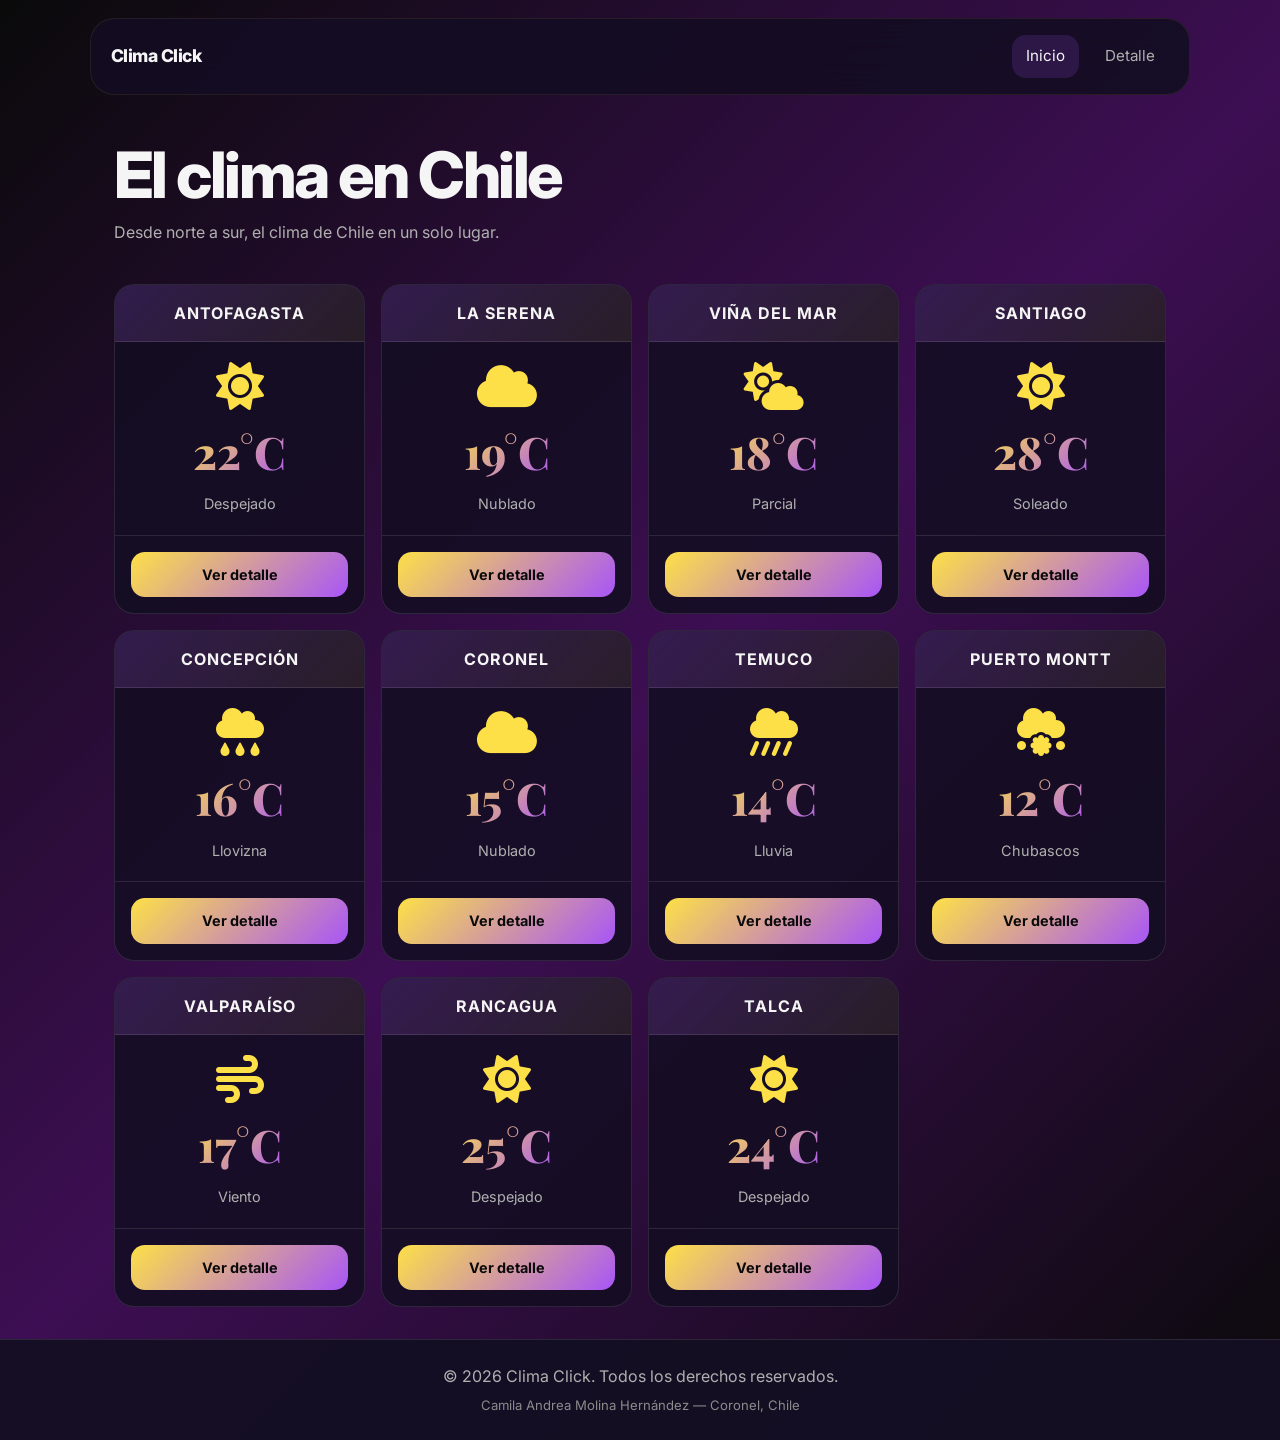
<file: index.html>
<!DOCTYPE html>
<html lang="es">
<head>
    <meta charset="UTF-8">
    <meta name="viewport" content="width=device-width, initial-scale=1.0">
    <title>Clima Click | Pronóstico en un toque</title>
    <link href="https://fonts.googleapis.com/css2?family=Inter:wght@300;400;600;700&family=Playfair+Display:wght@400;700;800&display=swap" rel="stylesheet">
    <link rel="stylesheet" href="https://cdnjs.cloudflare.com/ajax/libs/font-awesome/6.4.0/css/all.min.css">
    <link rel="stylesheet" href="./css/main.css">
</head>
<body class="weather-app">

    <nav class="navbar">
        <a href="index.html" class="brand">
            <span class="brand-name">Clima Click</span>
        </a>
        <div class="nav-links">
            <a href="index.html" class="nav-link active">Inicio</a>
            <a href="detalle.html" class="nav-link">Detalle</a>
        </div>
    </nav>

    <main class="weather-app__content container">

        <div class="hero">
            <h1 class="hero-title">El clima en Chile</h1>
            <p class="hero-sub">Desde  norte a sur, el clima de Chile en un solo lugar.</p>
        </div>

        <section id="contenedor-clima" class="cities-grid"></section>

    </main>

    <footer class="weather-app__footer">
        <div class="container">
            <p>&copy; 2026 Clima Click. Todos los derechos reservados.</p>
            <small>Camila Andrea Molina Hernández — Coronel, Chile</small>
        </div>
    </footer>

    <script src="./assets/js/datos.js"></script>
    <script src="./assets/js/script.js"></script>
</body>
</html>
</file>
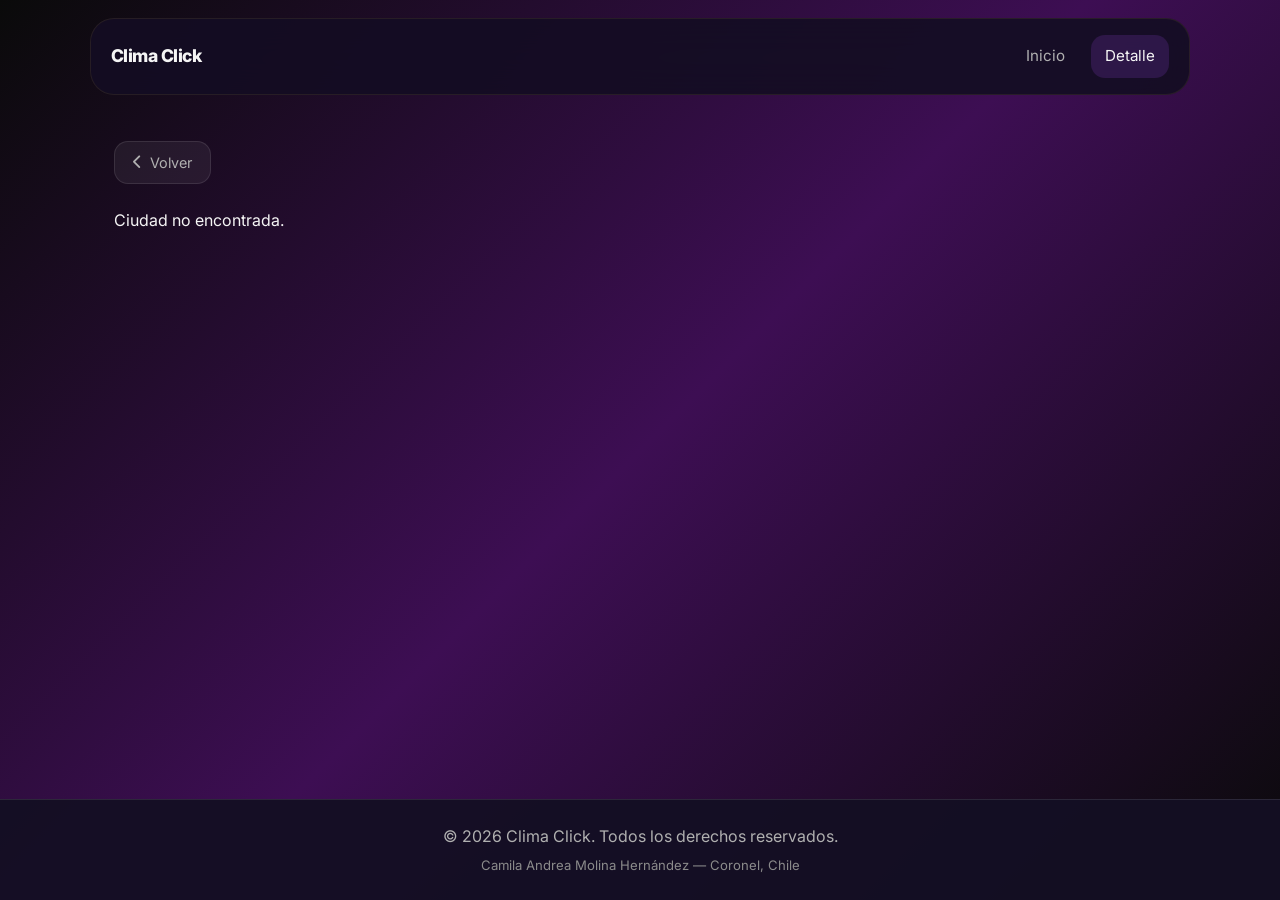
<file: detalle.html>
<!DOCTYPE html>
<html lang="es">
<head>
    <meta charset="UTF-8">
    <meta name="viewport" content="width=device-width, initial-scale=1.0">
    <title>Detalle | Clima Click</title>
    <link href="https://fonts.googleapis.com/css2?family=Inter:wght@300;400;600;700&family=Playfair+Display:wght@400;700;800&display=swap" rel="stylesheet">
    <link rel="stylesheet" href="https://cdnjs.cloudflare.com/ajax/libs/font-awesome/6.4.0/css/all.min.css">
    <link rel="stylesheet" href="./css/main.css">
</head>
<body class="weather-app">

    <nav class="navbar">
        <a href="index.html" class="brand">
            <span class="brand-name">Clima Click</span>
        </a>
        <div class="nav-links">
            <a href="index.html" class="nav-link">Inicio</a>
            <a href="detalle.html" class="nav-link active">Detalle</a>
        </div>
    </nav>

    <main class="weather-app__content container">

        <button onclick="history.back()" class="btn-back">
            <i class="fas fa-chevron-left"></i> Volver
        </button>

        <div id="detalle-container"></div>

    </main>

    <footer class="weather-app__footer">
        <div class="container">
            <p>&copy; 2026 Clima Click. Todos los derechos reservados.</p>
            <small>Camila Andrea Molina Hernández — Coronel, Chile</small>
        </div>
    </footer>

    <script src="./assets/js/datos.js"></script>
    <script src="./assets/js/script.js"></script>
</body>
</html>
</file>
<file: css/main.css>
/* =============================================
   MÓDULO 4 — Clima Click
   Estilos con diseño oscuro/morado del Módulo 7
   Autora: Camila Andrea Molina Hernández
   ============================================= */

:root {
  --bg1: #0a0a0a;
  --bg2: #1a1a1a;
  --glass: rgba(255,255,255,0.06);
  --glass-strong: rgba(255,255,255,0.14);
  --primary: #fde047;
  --secondary: #a855f7;
  --accent: #9333ea;
  --text: #f5f5f5;
  --text2: #b0b0b0;
  --text3: #8b8b8b;
  --border: rgba(255,255,255,0.1);
  --surface: rgba(20, 14, 35, 0.88);
  --surface2: rgba(20, 14, 35, 0.65);
  --error: #fb7185;
  --gold: #fde047;
  --radius: 20px;
  --radius-sm: 14px;
}

* { margin: 0; padding: 0; box-sizing: border-box; }
html { scroll-behavior: smooth; }

body {
  font-family: 'Inter', sans-serif;
  color: var(--text);
  background: linear-gradient(135deg, #0a0a0a 0%, #3d0e53 50%, #0a0a0a 100%);
  min-height: 100vh;
  line-height: 1.5;
}

a { color: inherit; text-decoration: none; }
button { cursor: pointer; border: none; outline: none; font: inherit; }

/* ── LAYOUT ── */
.weather-app {
  display: flex;
  flex-direction: column;
  min-height: 100vh;
}

.container {
  max-width: 1100px;
  width: 100%;
  margin: 0 auto;
  padding: 0 24px;
}

.weather-app__content {
  flex: 1;
  padding: 32px 24px;
  max-width: 1100px;
  margin: 0 auto;
  width: 100%;
}

/* ── NAVBAR ── */
.navbar {
  position: sticky;
  top: 18px;
  z-index: 10;
  margin: 16px auto;
  max-width: 1100px;
  width: calc(100% - 32px);
  display: flex;
  justify-content: space-between;
  align-items: center;
  gap: 16px;
  padding: 16px 20px;
  border-radius: 24px;
  background: rgba(20, 14, 35, 0.92);
  backdrop-filter: blur(18px);
  border: 1px solid rgba(253,224,71,0.08);
}

.brand-name {
  font-weight: 800;
  font-size: 1.1rem;
  letter-spacing: -0.03em;
}

.nav-links { display: flex; gap: 12px; }

.nav-link {
  color: var(--text2);
  padding: 10px 14px;
  border-radius: 14px;
  transition: all 0.2s;
  font-size: 0.95rem;
}

.nav-link:hover, .nav-link.active {
  background: rgba(168,85,247,0.16);
  color: var(--text);
}

/* ── HERO ── */
.hero {
  margin-bottom: 40px;
  display: flex;
  flex-direction: column;
  gap: 12px;
}

.hero-title {
  font-size: clamp(2.4rem, 5vw, 4rem);
  line-height: 1.05;
  letter-spacing: -0.04em;
  font-weight: 800;
}

.hero-sub {
  color: var(--text2);
  font-size: 1rem;
  max-width: 600px;
}

/* ── GRID DE CIUDADES ── */
.cities-grid {
  display: grid;
  grid-template-columns: repeat(auto-fill, minmax(200px, 1fr));
  gap: 16px;
}

/* ── PLACE CARD ── */
.place-card {
  background: var(--surface);
  border: 1.5px solid var(--border);
  border-radius: var(--radius);
  overflow: hidden;
  display: flex;
  flex-direction: column;
  height: 100%;
  transition: transform 0.25s ease, box-shadow 0.25s ease;
}

.place-card:hover {
  transform: translateY(-6px);
  box-shadow: 0 24px 80px rgba(147,51,234,0.18);
}

.place-card__header {
  background: linear-gradient(135deg, rgba(168,85,247,0.2), rgba(253,224,71,0.08));
  padding: 16px;
  text-align: center;
  border-bottom: 1px solid var(--border);
}

.place-card__title {
  font-size: 1rem;
  font-weight: 700;
  text-transform: uppercase;
  letter-spacing: 1px;
  color: var(--text);
}

.place-card__body {
  padding: 20px 16px;
  text-align: center;
  flex-grow: 1;
  display: flex;
  flex-direction: column;
  align-items: center;
  gap: 8px;
}

.place-card__body i {
  color: var(--primary);
}

.place-card__temp {
  font-family: 'Playfair Display', serif;
  font-size: 2.8rem;
  font-weight: 800;
  background: linear-gradient(135deg, var(--primary), var(--secondary));
  -webkit-background-clip: text;
  background-clip: text;
  color: transparent;
}

.place-card__status {
  color: var(--text2);
  font-size: 0.9rem;
  text-transform: capitalize;
}

.place-card__footer {
  padding: 16px;
  border-top: 1px solid var(--border);
}

/* ── BOTONES ── */
.btn-primary {
  display: block;
  width: 100%;
  padding: 12px;
  text-align: center;
  border-radius: 14px;
  background: linear-gradient(135deg, var(--primary), var(--secondary));
  color: #0a0a0a;
  font-weight: 700;
  font-size: 0.9rem;
  transition: opacity 0.2s, transform 0.2s;
}

.btn-primary:hover {
  opacity: 0.9;
  transform: translateY(-1px);
}

.w-100 { width: 100%; }

.btn-back {
  background: rgba(255,255,255,0.06);
  border: 1px solid var(--border);
  color: var(--text2);
  padding: 10px 18px;
  border-radius: 14px;
  font-size: 0.9rem;
  margin-bottom: 24px;
  display: inline-flex;
  align-items: center;
  gap: 8px;
  transition: all 0.2s;
}

.btn-back:hover {
  color: var(--text);
  background: rgba(168,85,247,0.16);
}

/* ── DETALLE ── */
.detail-card {
  background: var(--surface);
  border: 1.5px solid var(--border);
  border-radius: var(--radius);
  padding: 36px;
  display: flex;
  flex-direction: column;
  gap: 32px;
  max-width: 720px;
  box-shadow: 0 4px 20px rgba(168,85,247,0.12);
}

.detail-header {
  display: flex;
  align-items: center;
  gap: 20px;
  flex-wrap: wrap;
}

.detail-icon i { color: var(--primary); }
.detail-city { font-size: 2rem; font-weight: 800; }
.detail-desc { color: var(--text2); margin-top: 4px; }

.detail-temp {
  margin-left: auto;
  font-family: 'Playfair Display', serif;
  font-size: 3.5rem;
  font-weight: 800;
  background: linear-gradient(135deg, var(--primary), var(--secondary));
  -webkit-background-clip: text;
  background-clip: text;
  color: transparent;
}

/* ── PRONÓSTICO ── */
.section-title {
  font-size: 1.1rem;
  font-weight: 700;
  margin-bottom: 16px;
  color: var(--text);
}

.pronostico-list {
  display: flex;
  flex-direction: column;
  gap: 8px;
}

.pronostico-row {
  display: flex;
  align-items: center;
  gap: 16px;
  padding: 12px 16px;
  background: var(--surface2);
  border-radius: var(--radius-sm);
  border: 1px solid var(--border);
}

.pro-dia {
  min-width: 100px;
  font-weight: 600;
  color: var(--text);
}

.pro-icono { color: var(--primary); font-size: 1.1rem; }

.pro-estado {
  flex: 1;
  color: var(--text2);
  font-size: 0.9rem;
}

.pro-temps { font-weight: 600; }
.pro-min { color: var(--text2); }
.pro-max { color: var(--primary); }

/* ── ESTADÍSTICAS ── */
.stats-grid {
  display: grid;
  grid-template-columns: repeat(3, 1fr);
  gap: 14px;
  margin-bottom: 24px;
}

.stat-card {
  display: flex;
  flex-direction: column;
  align-items: center;
  gap: 6px;
  padding: 20px;
  background: var(--surface2);
  border-radius: var(--radius-sm);
  border: 1px solid rgba(253,224,71,0.1);
}

.stat-label {
  font-size: 0.78rem;
  text-transform: uppercase;
  letter-spacing: 0.08em;
  color: var(--text3);
}

.stat-value {
  font-family: 'Playfair Display', serif;
  font-size: 2rem;
  font-weight: 800;
  color: var(--primary);
}

.conteo-title {
  font-size: 0.95rem;
  font-weight: 600;
  color: var(--text2);
  margin-bottom: 12px;
}

.conteo-grid {
  display: flex;
  flex-wrap: wrap;
  gap: 10px;
  margin-bottom: 20px;
}

.conteo-item {
  display: flex;
  align-items: center;
  gap: 8px;
  padding: 8px 14px;
  background: rgba(168,85,247,0.12);
  border: 1px solid rgba(168,85,247,0.2);
  border-radius: 30px;
  font-size: 0.88rem;
  color: var(--text);
}

.conteo-item i { color: var(--primary); }
.conteo-item strong { color: var(--primary); }

.resumen-box {
  padding: 20px;
  background: rgba(253,224,71,0.06);
  border: 1px solid rgba(253,224,71,0.15);
  border-radius: var(--radius-sm);
}

.resumen-texto {
  font-size: 1.05rem;
  font-weight: 600;
  color: var(--text);
  text-align: center;
}

/* ── FOOTER ── */
.weather-app__footer {
  background: rgba(20,14,35,0.95);
  border-top: 1px solid var(--border);
  color: var(--text2);
  text-align: center;
  padding: 24px;
  margin-top: auto;
}

.weather-app__footer p { margin-bottom: 4px; }
.weather-app__footer small { color: var(--text3); font-size: 0.82rem; }

/* ── RESPONSIVE ── */
@media (max-width: 600px) {
  .cities-grid { grid-template-columns: 1fr; }
  .stats-grid { grid-template-columns: 1fr; }
  .detail-card { padding: 20px; }
  .detail-temp { font-size: 2.5rem; }
  .hero-title { font-size: 2rem; }
  .pronostico-row { flex-wrap: wrap; gap: 8px; }
  .pro-dia { min-width: auto; }
}
</file>
